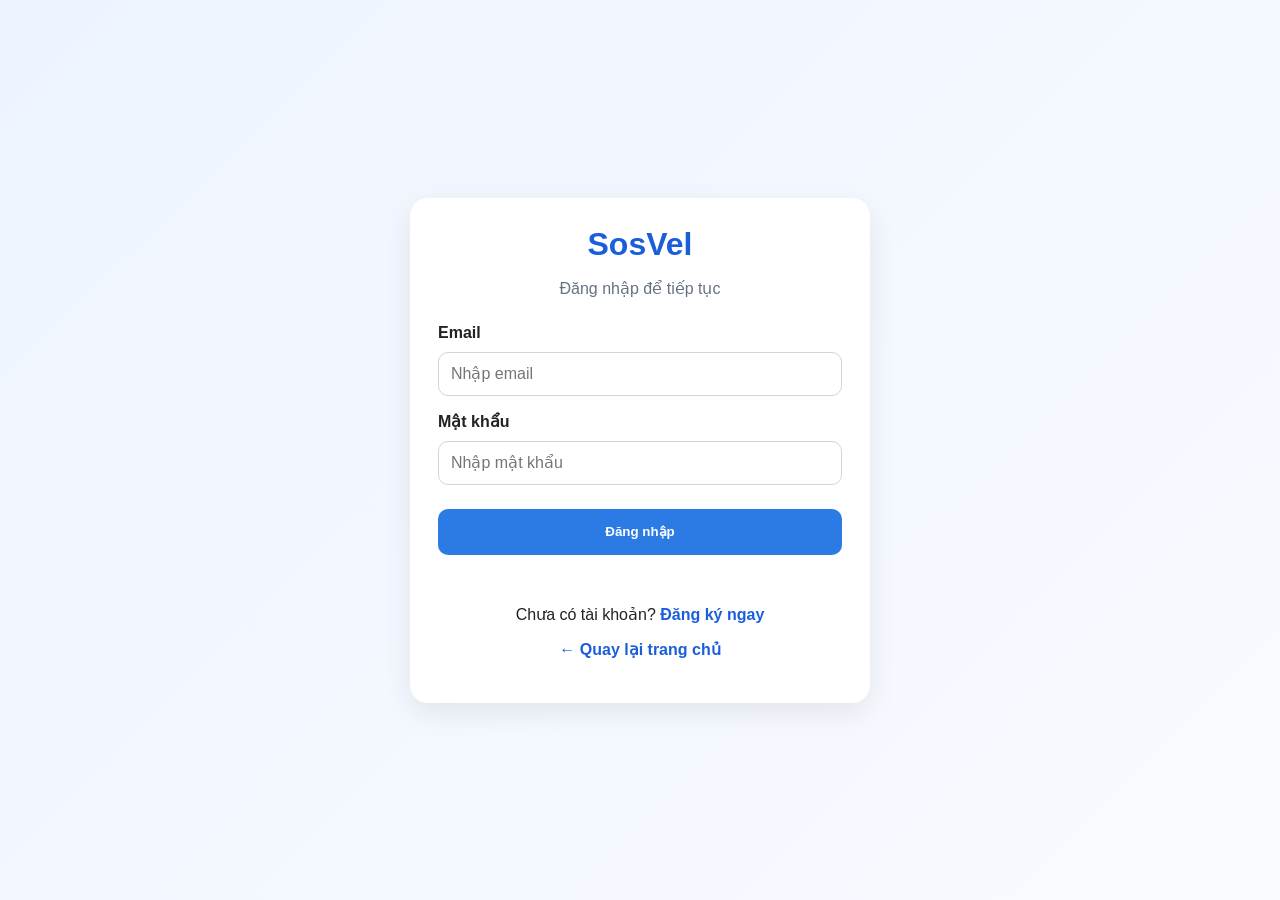
<file: project/main/login.html>
<!DOCTYPE html>
<html lang="vi">
<head>
    <meta charset="UTF-8">
    <meta name="viewport" content="width=device-width, initial-scale=1.0">
    <title>Đăng nhập - SosVel</title>
    <link rel="stylesheet" href="../stylist/style.css">
</head>
<body class="auth-page">

<div class="auth-container">
    <div class="auth-card">
        <h1>SosVel</h1>
        <p class="auth-subtitle">Đăng nhập để tiếp tục</p>

        <form id="loginForm" class="auth-form">
            <label for="loginEmail">Email</label>
            <input type="email" id="loginEmail" placeholder="Nhập email" required>

            <label for="loginPassword">Mật khẩu</label>
            <input type="password" id="loginPassword" placeholder="Nhập mật khẩu" required>

            <button type="submit" class="auth-btn">Đăng nhập</button>
        </form>

        <p id="loginMessage" class="auth-message"></p>

        <p class="auth-switch">
            Chưa có tài khoản?
            <a href="register.html">Đăng ký ngay</a>
        </p>

        <p class="auth-switch">
            <a href="index.html">← Quay lại trang chủ</a>
        </p>
    </div>
</div>

<script src="auth.js"></script>
</body>
</html>
</file>
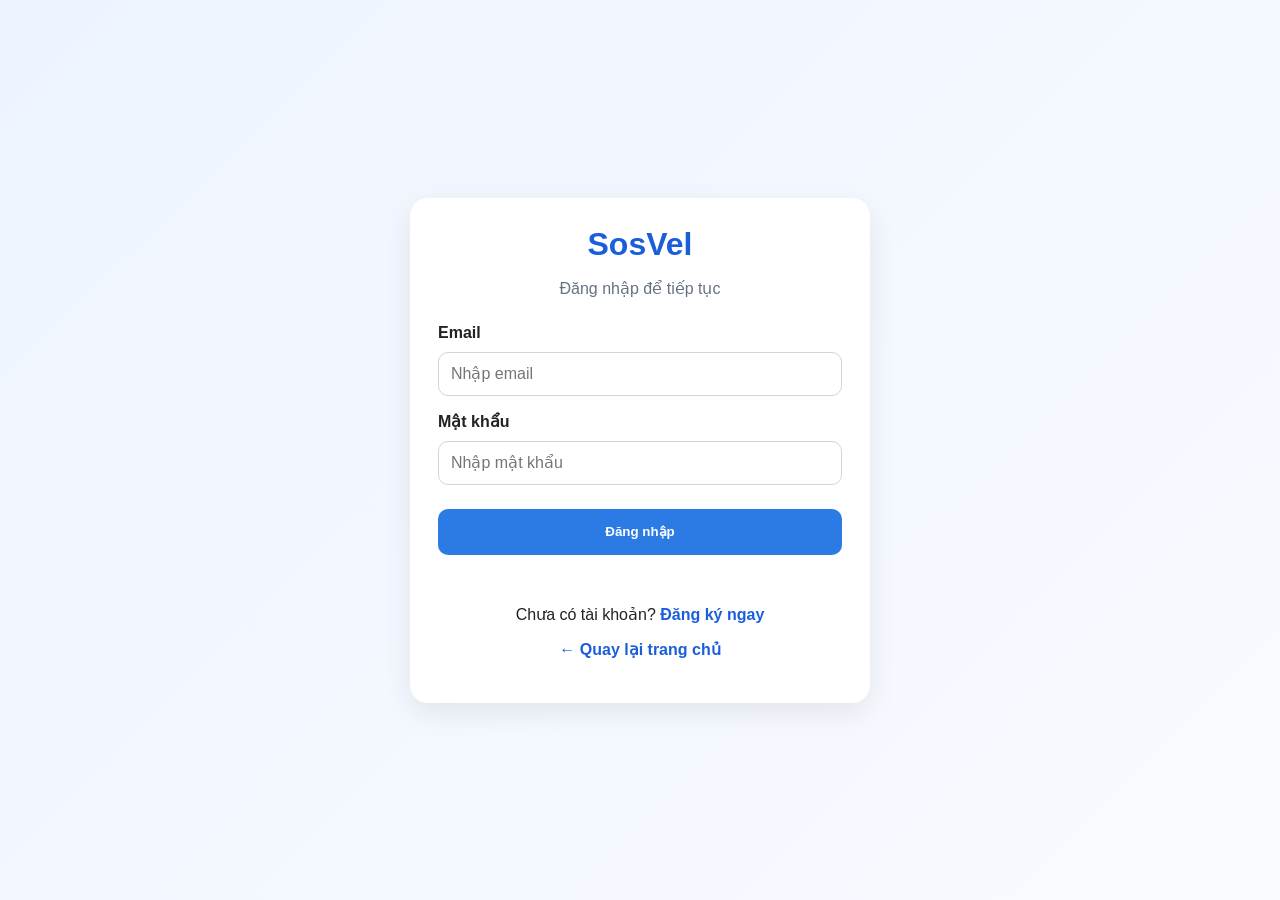
<file: project/main/my-posts.html>
<!DOCTYPE html>
<html lang="vi">
<head>
    <meta charset="UTF-8">
    <meta name="viewport" content="width=device-width, initial-scale=1.0">
    <title>Phòng đã đăng - SosVel</title>
    <link rel="stylesheet" href="../stylist/style.css">
</head>
<body>
<nav class="main-nav brand-nav">
    <div class="nav-brand">
        <span class="brand-dot"></span>
        <div class="brand-text">
            <strong>SosVel</strong>
            <span>Smart Living Platform</span>
        </div>
    </div>

    <div class="nav-left">
        <a href="index.html">Trang chủ</a>
        <a href="post-room.html">Đăng phòng</a>
        <a href="my-posts.html">Phòng đã đăng</a>
    </div>

    <div class="nav-right" id="authNav"></div>
</nav>

<div class="container">
    <div class="search-box brand-search-box">
        <div class="search-heading">
            <span class="section-badge">Quản lý bài đăng</span>
            <h2>Danh sách phòng đã đăng</h2>
            <p>Theo dõi trạng thái gói hiển thị, ngày hết hạn và tình trạng bài đăng.</p>
        </div>

        <div id="myPostsList" class="my-post-list"></div>
    </div>

    <div class="search-box brand-search-box" style="margin-top:20px;">
        <div class="search-heading">
            <span class="section-badge">Nhật ký thay đổi</span>
            <h2>Lịch sử cập nhật bài đăng</h2>
            <p>Theo dõi các thay đổi gần đây trên bài đăng của bạn.</p>
        </div>
        <div id="changeLogList" class="transaction-list"></div>
    </div>
</div>

<script src="auth.js"></script>
<script src="my-posts.js"></script>
</body>
</html>
</file>
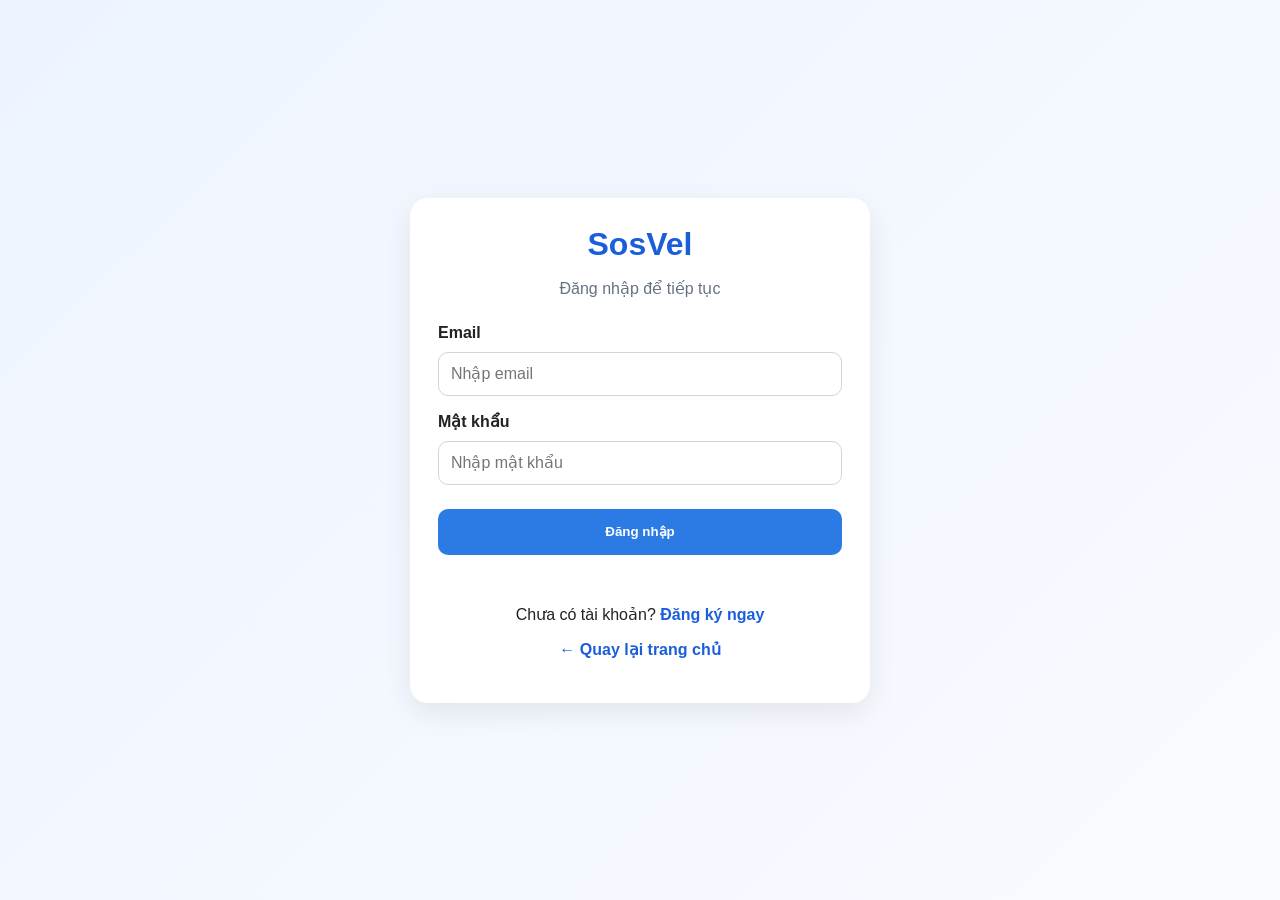
<file: project/main/post-room.html>
<!DOCTYPE html>
<html lang="vi">
<head>
    <meta charset="UTF-8">
    <meta name="viewport" content="width=device-width, initial-scale=1.0">
    <title>Đăng phòng - SosVel</title>
    <link rel="stylesheet" href="../stylist/style.css">
</head>
<body>
<nav class="main-nav brand-nav">
    <div class="nav-brand">
        <span class="brand-dot"></span>
        <div class="brand-text">
            <strong>SosVel</strong>
            <span>Smart Living Platform</span>
        </div>
    </div>

    <div class="nav-left">
        <a href="index.html">Trang chủ</a>
        <a href="index.html#roomContainer">Tìm phòng</a>
        <a href="post-room.html">Đăng phòng</a>
        <a href="my-posts.html">Phòng đã đăng</a>
    </div>

    <div class="nav-right" id="authNav"></div>
</nav>

<div class="container">
    <div class="search-box brand-search-box">
        <div class="search-heading">
            <span class="section-badge">Đăng phòng</span>
            <h2>Đăng thông tin phòng và chọn gói dịch vụ</h2>
            <p>Chủ trọ điền thông tin, tải hình ảnh và chọn gói hiển thị phù hợp để tiếp cận người thuê hiệu quả hơn.</p>
        </div>

        <form id="postRoomForm" class="post-room-form">
            <div class="post-grid">
                <div class="filter-item">
                    <label for="ownerFullName">Tên chủ trọ</label>
                    <input type="text" id="ownerFullName" required>
                </div>

                <div class="filter-item">
                    <label for="ownerPhoneInput">Số điện thoại</label>
                    <input type="text" id="ownerPhoneInput" required>
                </div>

                <div class="filter-item">
                    <label for="roomTitleInput">Tên phòng</label>
                    <input type="text" id="roomTitleInput" required>
                </div>

                <div class="filter-item">
                    <label for="roomAreaInput">Khu vực</label>
                    <select id="roomAreaInput" required>
                        <option value="">Chọn khu vực</option>
                        <option value="Đông Hòa">Đông Hòa</option>
                        <option value="Dĩ An">Dĩ An</option>
                        <option value="Thủ Đức">Thủ Đức</option>
                        <option value="Suối Tiên">Suối Tiên</option>
                        <option value="Linh Trung">Linh Trung</option>
                        <option value="Bình Thọ">Bình Thọ</option>
                    </select>
                </div>

                <div class="filter-item">
                    <label for="roomTypeInput">Loại phòng</label>
                    <select id="roomTypeInput" required>
                        <option value="Phòng trọ">Phòng trọ</option>
                        <option value="Chung cư mini">Chung cư mini</option>
                        <option value="Ở ghép">Ở ghép</option>
                    </select>
                </div>

                <div class="filter-item">
                    <label for="roomPriceInput">Giá phòng</label>
                    <input type="number" id="roomPriceInput" required>
                </div>

                <div class="filter-item">
                    <label for="roomSizeInput">Diện tích</label>
                    <input type="text" id="roomSizeInput" placeholder="Ví dụ: 20m²" required>
                </div>

                <div class="filter-item full-span">
                    <label for="roomAddressInput">Địa chỉ</label>
                    <input type="text" id="roomAddressInput" required>
                </div>

                <div class="filter-item full-span">
                    <label for="roomDescInput">Mô tả</label>
                    <textarea id="roomDescInput" rows="5" required></textarea>
                </div>

                <div class="filter-item full-span">
                    <label for="roomImagesInput">Hình ảnh đăng tải</label>
                    <input type="file" id="roomImagesInput" multiple accept="image/*">
                    <p class="helper-text">Demo sẽ lưu tên ảnh và dùng ảnh mẫu để hiển thị.</p>
                </div>
            </div>

            <div class="package-section">
                <h3>Chọn gói dịch vụ</h3>

                <div class="package-grid">
                    <label class="package-card">
                        <input type="radio" name="servicePackage" value="50000" checked>
                        <h4>Gói Cơ bản</h4>
                        <p>Hiển thị 7 ngày</p>
                        <strong>50.000 VNĐ</strong>
                    </label>

                    <label class="package-card">
                        <input type="radio" name="servicePackage" value="120000">
                        <h4>Gói Nổi bật</h4>
                        <p>Hiển thị 15 ngày + ưu tiên</p>
                        <strong>120.000 VNĐ</strong>
                    </label>

                    <label class="package-card">
                        <input type="radio" name="servicePackage" value="250000">
                        <h4>Gói Premium</h4>
                        <p>Hiển thị 30 ngày + ưu tiên cao</p>
                        <strong>250.000 VNĐ</strong>
                    </label>
                </div>
            </div>

            <div class="wallet-summary">
                <p><strong>Mã khuyến mãi</strong></p>
                <input type="text" id="promoCodeInput" placeholder="Ví dụ: PREMIUM20">
                <p id="promoNote" class="helper-text">Chủ trọ mới được giảm 20% gói Premium với mã PREMIUM20.</p>
            </div>

            <div class="upgrade-suggestion-box">
                <h3>Gợi ý nâng cấp gói</h3>
                <p>Gói Premium giúp bài đăng có ưu tiên hiển thị cao nhất và tiếp cận nhiều người thuê hơn.</p>
            </div>

            <div class="wallet-summary">
                <label class="agreement-box">
                    <input type="checkbox" id="postAgreement" required>
                    Tôi cam kết thông tin đăng phòng là đúng sự thật. Nếu admin kiểm tra có sai sót sẽ cảnh cáo lần 1,
                    đủ 3 lần sẽ khóa tài khoản vĩnh viễn.
                </label>
            </div>

            <div class="wallet-summary">
                <p><strong>Số dư hiện tại:</strong> <span id="postPageBalance">0</span> VNĐ</p>
                <p><strong>Hoa hồng nền tảng:</strong> 5% giá trị giao dịch đặt cọc thành công</p>
            </div>

            <button type="submit" class="auth-btn">Đăng phòng và thanh toán gói</button>
            <p id="postRoomMessage" class="auth-message"></p>
        </form>
    </div>
</div>

<script src="auth.js"></script>
<script src="post-room.js"></script>
</body>
</html>
</file>
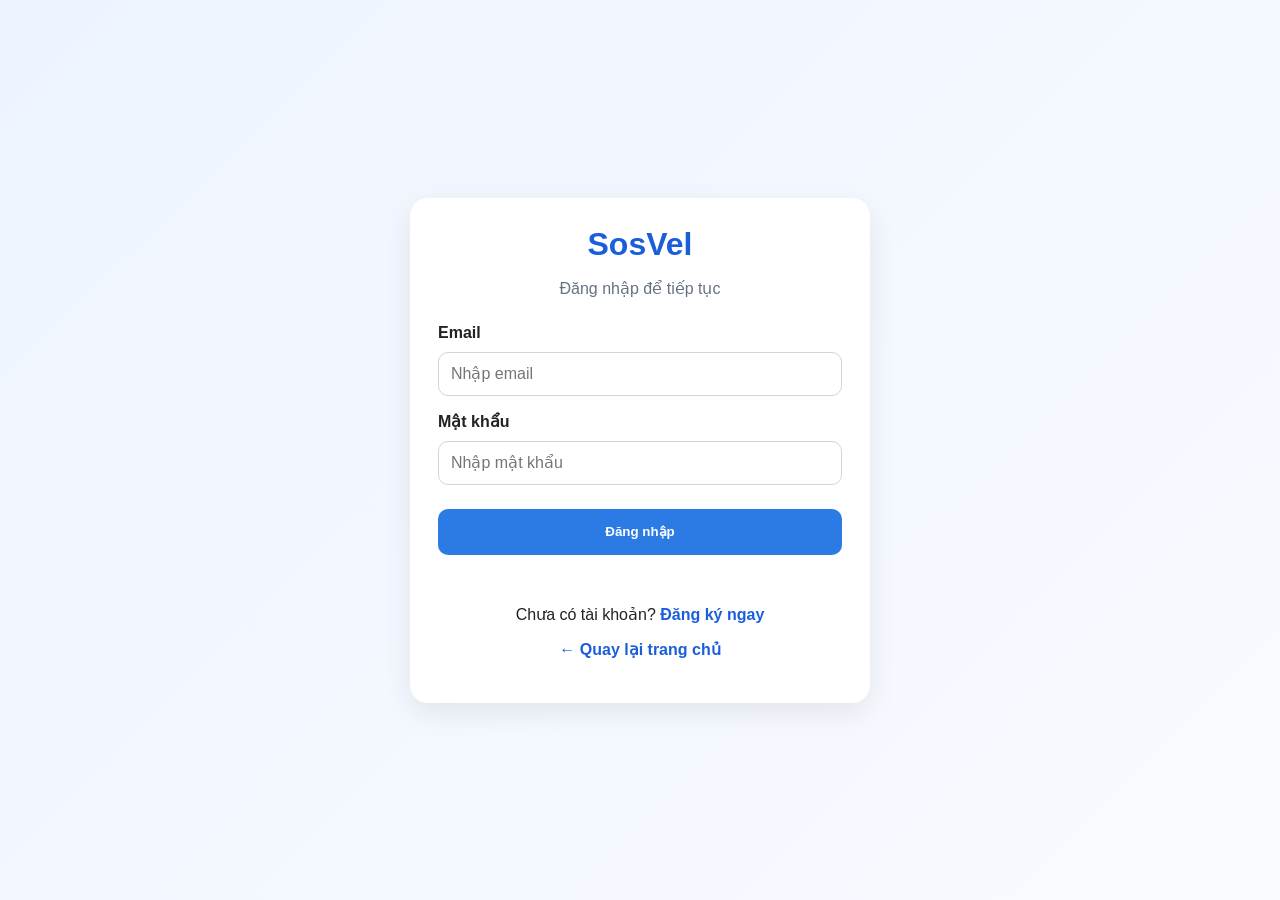
<file: project/main/profile.html>
<!DOCTYPE html>
<html lang="vi">
<head>
    <meta charset="UTF-8">
    <meta name="viewport" content="width=device-width, initial-scale=1.0">
    <title>Hồ sơ cá nhân - SosVel</title>
    <link rel="stylesheet" href="../stylist/style.css">
</head>
<body>
<nav class="main-nav brand-nav">
    <div class="nav-brand">
        <span class="brand-dot"></span>
        <div class="brand-text">
            <strong>SosVel</strong>
            <span>Smart Living Platform</span>
        </div>
    </div>

    <div class="nav-left">
        <a href="index.html">Trang chủ</a>
        <a href="wallet.html">Ví tài khoản</a>
        <a href="transactions.html">Lịch sử</a>
        <a href="profile.html">Hồ sơ cá nhân</a>
    </div>

    <div class="nav-right" id="authNav"></div>
</nav>

<div class="container">
    <div class="search-box brand-search-box">
        <div class="search-heading">
            <span class="section-badge">Hồ sơ</span>
            <h2>Trang hồ sơ cá nhân</h2>
            <p>Cập nhật thông tin, theo dõi cấp bậc tài khoản, điểm thưởng và lịch sử thuê phòng.</p>
        </div>

        <div class="profile-layout">
            <div class="profile-card">
                <div class="avatar-circle" id="profileAvatar">SV</div>
                <h3 id="profileName"></h3>
                <p id="profileRole"></p>

                <div class="profile-summary">
                    <div class="profile-summary-item">
                        <span>Cấp bậc</span>
                        <strong id="profileTier"></strong>
                    </div>

                    <div class="profile-summary-item">
                        <span>Điểm thưởng</span>
                        <strong id="profilePoints"></strong>
                    </div>

                    <div class="profile-summary-item">
                        <span>Số dư</span>
                        <strong id="profileBalance"></strong>
                    </div>

                    <div class="profile-summary-item">
                        <span>Trạng thái</span>
                        <strong id="profileStatus"></strong>
                    </div>
                </div>
            </div>

            <div class="profile-form-card">
                <h3>Chỉnh sửa thông tin cá nhân</h3>

                <form id="profileForm" class="post-room-form">
                    <div class="post-grid">
                        <div class="filter-item">
                            <label for="profileNameInput">Họ tên</label>
                            <input type="text" id="profileNameInput" required>
                        </div>

                        <div class="filter-item">
                            <label for="profilePhoneInput">Số điện thoại</label>
                            <input type="text" id="profilePhoneInput">
                        </div>

                        <div class="filter-item full-span">
                            <label for="profileBioInput">Mô tả ngắn</label>
                            <textarea id="profileBioInput" rows="5" placeholder="Giới thiệu ngắn về bạn..."></textarea>
                        </div>
                    </div>

                    <button type="submit" class="auth-btn">Lưu hồ sơ</button>
                    <p id="profileMessage" class="auth-message"></p>
                </form>
            </div>
        </div>

        <div class="profile-form-card" style="margin-top:24px;">
            <h3>Phòng đang thuê hiện tại</h3>
            <div id="currentRentalBox" class="wallet-summary"></div>
        </div>

        <div class="profile-form-card" style="margin-top:24px;">
            <h3>Lịch sử thuê phòng</h3>
            <div id="rentalHistoryList" class="transaction-list"></div>
        </div>
    </div>
</div>

<script src="auth.js"></script>
<script src="profile.js"></script>
</body>
</html>
</file>
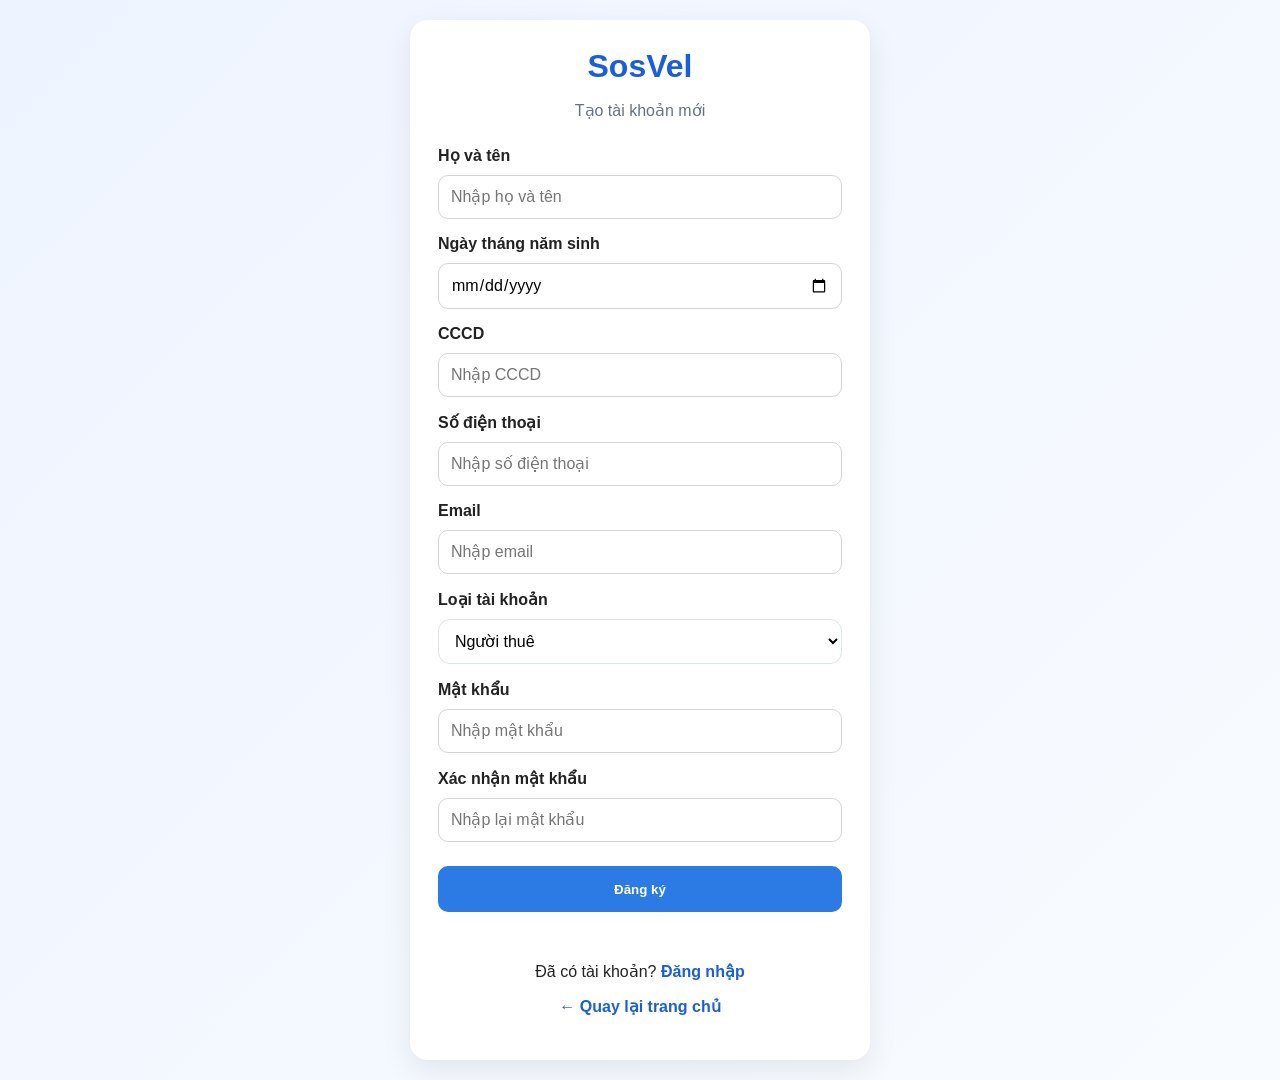
<file: project/main/register.html>
<!DOCTYPE html>
<html lang="vi">
<head>
    <meta charset="UTF-8">
    <meta name="viewport" content="width=device-width, initial-scale=1.0">
    <title>Đăng ký - SosVel</title>
    <link rel="stylesheet" href="../stylist/style.css">
</head>
<body class="auth-page">

<div class="auth-container">
    <div class="auth-card">
        <h1>SosVel</h1>
        <p class="auth-subtitle">Tạo tài khoản mới</p>

        <form id="registerForm" class="auth-form">
            <label for="registerName">Họ và tên</label>
            <input type="text" id="registerName" placeholder="Nhập họ và tên" required>

            <label for="registerDob">Ngày tháng năm sinh</label>
            <input type="date" id="registerDob" required>

            <label for="registerCccd">CCCD</label>
            <input type="text" id="registerCccd" placeholder="Nhập CCCD" required>

            <label for="registerPhone">Số điện thoại</label>
            <input type="text" id="registerPhone" placeholder="Nhập số điện thoại" required>

            <label for="registerEmail">Email</label>
            <input type="email" id="registerEmail" placeholder="Nhập email" required>

            <label for="registerRole">Loại tài khoản</label>
            <select id="registerRole" required>
                <option value="tenant">Người thuê</option>
                <option value="landlord">Chủ trọ</option>
            </select>

            <label for="registerPassword">Mật khẩu</label>
            <input type="password" id="registerPassword" placeholder="Nhập mật khẩu" required>

            <label for="registerConfirmPassword">Xác nhận mật khẩu</label>
            <input type="password" id="registerConfirmPassword" placeholder="Nhập lại mật khẩu" required>

            <button type="submit" class="auth-btn">Đăng ký</button>
        </form>

        <p id="registerMessage" class="auth-message"></p>

        <p class="auth-switch">
            Đã có tài khoản?
            <a href="login.html">Đăng nhập</a>
        </p>

        <p class="auth-switch">
            <a href="index.html">← Quay lại trang chủ</a>
        </p>
    </div>
</div>

<script src="auth.js"></script>
</body>
</html>
</file>
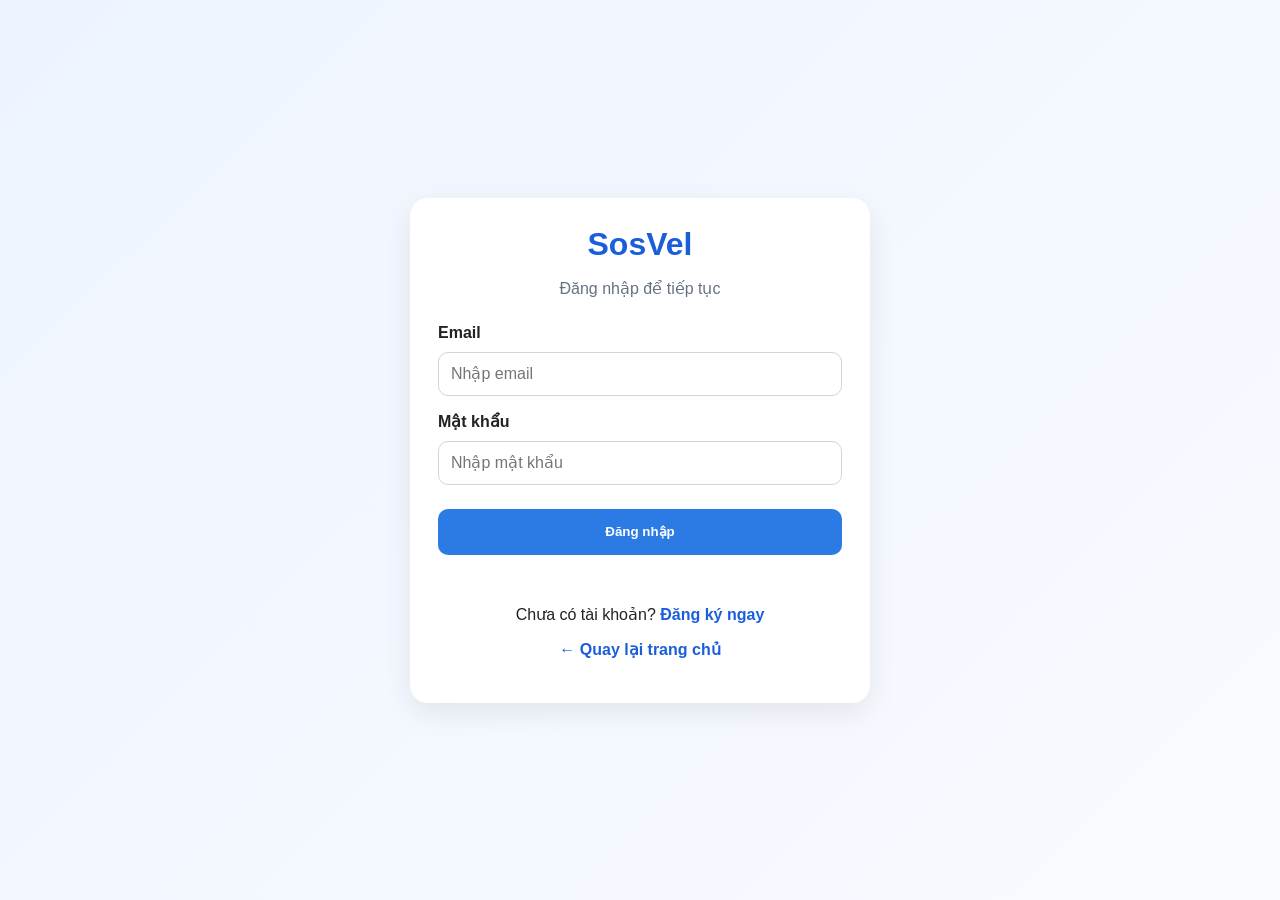
<file: project/main/transactions.html>
<!DOCTYPE html>
<html lang="vi">
<head>
    <meta charset="UTF-8">
    <meta name="viewport" content="width=device-width, initial-scale=1.0">
    <title>Lịch sử giao dịch - SosVel</title>
    <link rel="stylesheet" href="../stylist/style.css">
</head>
<body>
<nav class="main-nav brand-nav">
    <div class="nav-brand">
        <span class="brand-dot"></span>
        <div class="brand-text">
            <strong>SosVel</strong>
            <span>Smart Living Platform</span>
        </div>
    </div>

    <div class="nav-left">
        <a href="index.html">Trang chủ</a>
        <a href="wallet.html">Ví tài khoản</a>
        <a href="transactions.html">Lịch sử giao dịch</a>
    </div>

    <div class="nav-right" id="authNav"></div>
</nav>

<div class="container">
    <div class="search-box brand-search-box">
        <div class="search-heading">
            <span class="section-badge">Lịch sử</span>
            <h2>Lịch sử giao dịch tài khoản</h2>
            <p>Theo dõi các khoản nạp, chi tiêu gói dịch vụ và đặt cọc phòng trong demo.</p>
        </div>

        <div id="transactionList" class="transaction-list"></div>
    </div>
</div>

<script src="auth.js"></script>
<script src="transactions.js"></script>
</body>
</html>
</file>
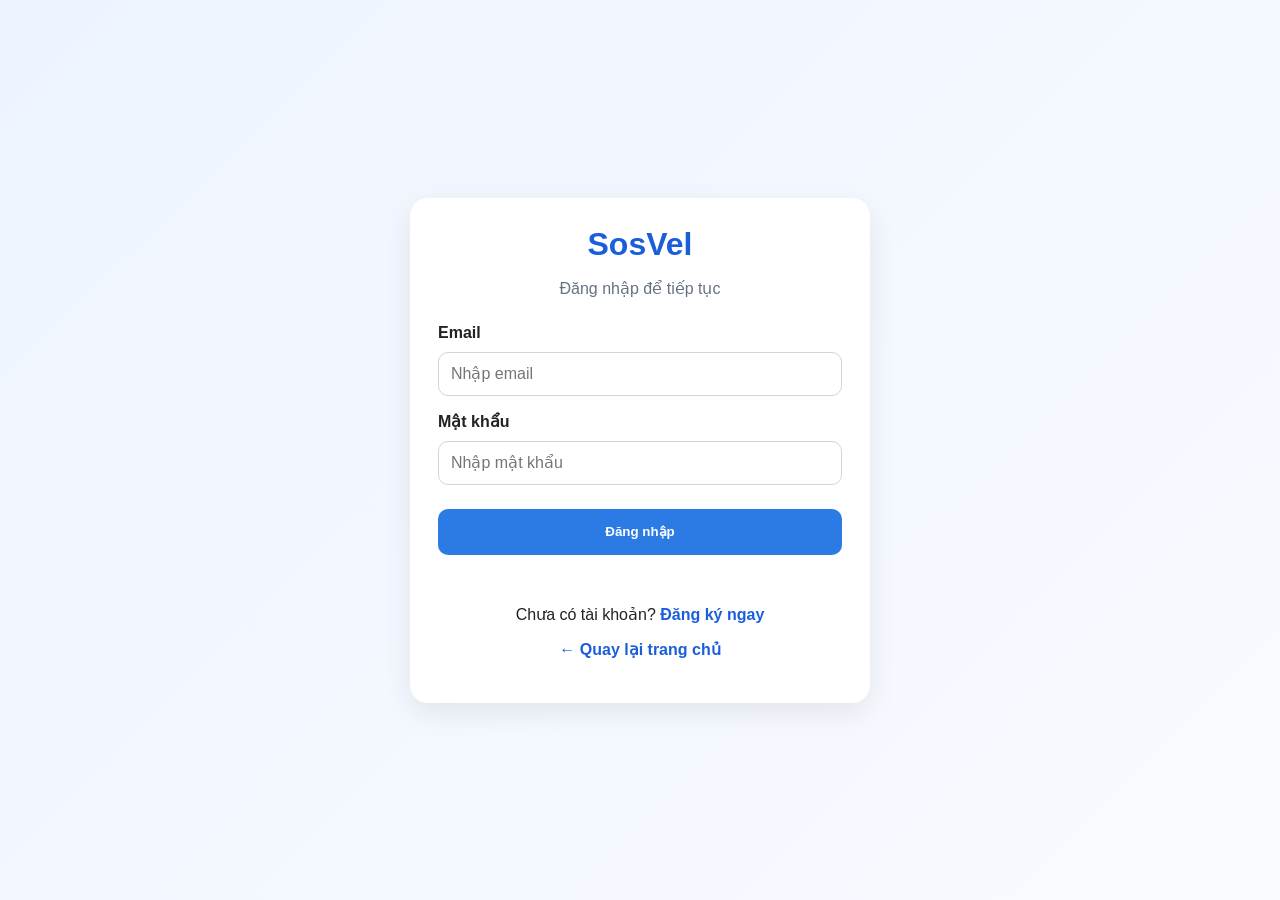
<file: project/main/wallet.html>
<!DOCTYPE html>
<html lang="vi">
<head>
    <meta charset="UTF-8">
    <meta name="viewport" content="width=device-width, initial-scale=1.0">
    <title>Ví tài khoản - SosVel</title>
    <link rel="stylesheet" href="../stylist/style.css">
</head>
<body class="auth-page">
<div class="auth-container wallet-page-wrap">
    <div class="auth-card">
        <h1>Ví SosVel</h1>
        <p class="auth-subtitle">Nạp tiền và theo dõi số dư tài khoản</p>

        <div class="wallet-balance-box">
            <p><strong>Số dư hiện tại:</strong></p>
            <h2 id="walletBalance">0 VNĐ</h2>
        </div>

        <form id="walletForm" class="auth-form">
            <label for="topupAmount">Số tiền nạp</label>
            <input type="number" id="topupAmount" placeholder="Nhập số tiền muốn nạp" required>
            <button type="submit" class="auth-btn">Nạp tiền</button>
        </form>

        <div class="quick-topup-grid">
            <button type="button" class="secondary-btn quick-topup" data-amount="50000">+50.000</button>
            <button type="button" class="secondary-btn quick-topup" data-amount="100000">+100.000</button>
            <button type="button" class="secondary-btn quick-topup" data-amount="200000">+200.000</button>
            <button type="button" class="secondary-btn quick-topup" data-amount="500000">+500.000</button>
        </div>

        <p id="walletMessage" class="auth-message"></p>

        <p class="auth-switch"><a href="transactions.html">Xem lịch sử giao dịch</a></p>
        <p class="auth-switch"><a href="index.html">← Quay lại trang chủ</a></p>
    </div>
</div>

<script src="auth.js"></script>
<script src="wallet.js"></script>
</body>
</html>
</file>
<file: project/stylist/style.css>
body{
    font-family: Arial, sans-serif;
    margin: 0;
    background: #f4f6f9;
    color: #222;
}

/* HERO HEADER */

.hero-header{
    background:
        radial-gradient(circle at top left, rgba(255,255,255,0.18), transparent 28%),
        radial-gradient(circle at top right, rgba(255,255,255,0.12), transparent 22%),
        linear-gradient(135deg, #1d4ed8 0%, #2563eb 50%, #06b6d4 100%);
    color: white;
    text-align: center;
    padding:45px 20px 38px;
}

.hero-badge{
    display: inline-block;
    padding: 8px 14px;
    border-radius: 999px;
    background: rgba(255,255,255,0.16);
    border: 1px solid rgba(255,255,255,0.22);
    font-size: 14px;
    font-weight: 700;
    margin-bottom: 18px;
    backdrop-filter: blur(6px);
}

.hero-header h1{
    margin: 0;
    font-size:46px;
    font-weight: 800;
    letter-spacing: -1px;
}

.hero-subtitle{
    margin:12px auto 8px;
    max-width: 900px;
    font-size:22px;
    font-weight: 700;
    line-height: 1.35;
}

.hero-desc{
    margin: 0 auto;
    max-width: 760px;
    font-size:16px;
    line-height:1.6;
    color: rgba(255,255,255,0.92);
}

.hero-actions{
    margin-top:22px;
    display: flex;
    justify-content: center;
    gap: 14px;
    flex-wrap: wrap;
}

.hero-btn{
    display: inline-flex;
    align-items: center;
    justify-content: center;
    min-width: 160px;
    height: 46px;
    padding: 0 18px;
    border-radius: 12px;
    text-decoration: none;
    font-weight: 700;
    transition: all 0.2s ease;
}

.hero-btn-primary{
    background: white;
    color: #1d4ed8;
    box-shadow: 0 10px 24px rgba(0,0,0,0.12);
}

.hero-btn-primary:hover{
    transform: translateY(-2px);
    background: #f8fbff;
}

.hero-btn-secondary{
    background: rgba(255,255,255,0.12);
    color: white;
    border: 1px solid rgba(255,255,255,0.24);
}

.hero-btn-secondary:hover{
    transform: translateY(-2px);
    background: rgba(255,255,255,0.18);
}

.promo-banner{
    margin:18px auto 0;
    max-width:760px;
    padding:12px 16px;
    border-radius:14px;
    background:rgba(255,255,255,0.14);
    border:1px solid rgba(255,255,255,0.24);
    color:#fff;
    font-weight:700;
}

/* NAVBAR */

.main-nav{
    background:white;
    padding:14px 24px;
    box-shadow:0 2px 10px rgba(0,0,0,0.06);
    display:flex;
    justify-content:space-between;
    align-items:center;
    gap:20px;
    flex-wrap:wrap;
}

.brand-nav{
    position: sticky;
    top: 0;
    z-index: 50;
    background: rgba(255,255,255,0.92);
    backdrop-filter: blur(10px);
    border-bottom: 1px solid rgba(226,232,240,0.9);
}

.nav-brand{
    display: flex;
    align-items: center;
    gap: 10px;
}

.brand-dot{
    width: 12px;
    height: 12px;
    border-radius: 50%;
    background: linear-gradient(135deg, #2563eb, #06b6d4);
    box-shadow: 0 0 0 6px rgba(37,99,235,0.10);
}

.brand-text{
    display: flex;
    flex-direction: column;
    line-height: 1.15;
}

.brand-text strong{
    font-size: 18px;
    color: #0f172a;
}

.brand-text span{
    font-size: 12px;
    color: #64748b;
}

.nav-left,
.nav-right{
    display:flex;
    gap:10px;
    align-items:center;
    flex-wrap:wrap;
}

.nav-left a,
.nav-right a{
    display:inline-flex;
    align-items:center;
    justify-content:center;
    min-height:40px;
    padding:0 14px;
    border-radius:12px;
    background:#f8fbff;
    border:1px solid #dbeafe;
    text-decoration:none;
    font-weight:700;
    color:#1d4ed8;
    transition:all 0.2s ease;
}

.nav-left a:hover,
.nav-right a:hover{
    background:#eaf2ff;
    transform:translateY(-1px);
}

.user-greeting{
    font-weight:800;
    color:#111827;
    margin-right:4px;
}

.user-balance{
    font-weight:700;
    color:#1d4ed8;
}

.user-role-badge{
    display:inline-block;
    padding:6px 10px;
    border-radius:999px;
    background:#eff6ff;
    color:#1d4ed8;
    font-size:12px;
    font-weight:700;
}

.user-tier-badge,
.user-points{
    display:inline-block;
    padding:6px 10px;
    border-radius:999px;
    background:#fef3c7;
    color:#92400e;
    font-size:12px;
    font-weight:700;
}

/* CONTAINER */

.container{
    width:88%;
    max-width:1200px;
    margin:30px auto;
}

/* SEARCH */

.search-box{
    background:white;
    padding:20px;
    border-radius:16px;
    box-shadow:0 8px 24px rgba(0,0,0,0.08);
}

.brand-search-box{
    background: linear-gradient(180deg, #ffffff 0%, #f8fbff 100%);
    border: 1px solid #e2e8f0;
    box-shadow: 0 16px 40px rgba(15,23,42,0.08);
    padding: 28px;
}

.search-heading{
    margin-bottom: 22px;
}

.section-badge{
    display: inline-block;
    padding: 7px 12px;
    border-radius: 999px;
    background: #e0f2fe;
    color: #0369a1;
    font-size: 13px;
    font-weight: 700;
    margin-bottom: 12px;
}

.search-heading h2{
    margin: 0 0 8px;
    font-size: 30px;
    color: #0f172a;
}

.search-heading p{
    margin: 0;
    max-width: 760px;
    color: #64748b;
    line-height: 1.7;
}

.filter-bar{
    display:grid;
    grid-template-columns:220px 1fr 140px;
    gap:20px;
    align-items:end;
}

.filter-bar-advanced{
    grid-template-columns:repeat(3, 1fr);
}

.full-width-filter{
    grid-column:1 / span 2;
}

.filter-item label{
    display:block;
    margin-bottom:8px;
    font-weight:bold;
}

.filter-item select,
.post-room-form input,
.post-room-form select,
.post-room-form textarea,
.auth-form select{
    width:100%;
    border:1px solid #dbe3f0;
    border-radius:12px;
    padding:12px;
    box-sizing:border-box;
    font:inherit;
    background:#fff;
}

.price-filter input[type="range"]{
    width:100%;
}

.price-note{
    display: flex;
    justify-content: space-between;
    font-size: 13px;
    color: #64748b;
    margin-top: 6px;
}

.search-btn{
    height:48px;
    width:100%;
    border:none;
    border-radius:12px;
    background: linear-gradient(135deg, #2563eb, #1d4ed8);
    color:white;
    font-weight:700;
    cursor:pointer;
    box-shadow: 0 10px 24px rgba(37,99,235,0.22);
}

.search-btn:hover{
    transform: translateY(-1px);
}

/* DASHBOARD */

.dashboard-strip{
    display:grid;
    grid-template-columns:repeat(auto-fit, minmax(200px, 1fr));
    gap:16px;
    margin-bottom:18px;
}

.stat-card{
    background:#fff;
    border:1px solid #e2e8f0;
    border-radius:16px;
    padding:18px;
    box-shadow:0 8px 22px rgba(15,23,42,0.05);
}

.stat-card span{
    display:block;
    color:#64748b;
    margin-bottom:8px;
}

.stat-card strong{
    font-size:22px;
    color:#0f172a;
}

/* ROOMS */

.favorite-bar{
    margin-top:16px;
}

.rooms{
    display:grid;
    grid-template-columns:repeat(auto-fit,minmax(280px,1fr));
    gap:20px;
    margin-top:20px;
}

.room-card{
    background:white;
    border-radius:20px;
    overflow:hidden;
    box-shadow:0 12px 28px rgba(15,23,42,0.08);
    transition:.25s ease;
    cursor:pointer;
    border:1px solid #eef2f7;
}

.room-card:hover{
    transform:translateY(-6px);
    box-shadow:0 18px 36px rgba(15,23,42,0.12);
}

.room-card img{
    width:100%;
    height:190px;
    object-fit:cover;
}

.room-info{
    padding:16px;
}

.room-topline{
    display:flex;
    justify-content:space-between;
    align-items:center;
    gap:10px;
    margin-bottom:10px;
}

.room-meta-row,
.room-card-actions,
.modal-actions-wrap,
.quick-topup-grid{
    display:flex;
    gap:10px;
    flex-wrap:wrap;
}

.room-meta-row{
    margin-bottom:10px;
}

.room-area-badge{
    display:inline-block;
    padding:6px 10px;
    border-radius:999px;
    background:#eff6ff;
    color:#1d4ed8;
    font-size:12px;
    font-weight:700;
}

.room-card h3{
    margin:0 0 10px;
    font-size:22px;
    color:#0f172a;
}

.room-price-main{
    margin:0 0 10px !important;
    font-size:20px;
    font-weight:800;
    color:#1d4ed8;
}

.room-card p{
    margin:6px 0;
    color:#475569;
}

.price-badge,
.package-badge,
.type-badge,
.status-pill{
    display:inline-block;
    padding:6px 10px;
    border-radius:999px;
    font-size:12px;
    font-weight:700;
}

.price-badge{
    background:#ecfeff;
    color:#0891b2;
}

.package-badge{
    background:#ecfeff;
    color:#0891b2;
}

.type-badge{
    background:#f1f5f9;
    color:#334155;
}

.status-pill.active{
    background:#dcfce7;
    color:#15803d;
}

.status-pill.expired{
    background:#fee2e2;
    color:#b91c1c;
}

.detail-btn{
    margin-top:14px;
    width:100%;
    height:44px;
    border:none;
    border-radius:12px;
    background: linear-gradient(135deg, #2563eb, #1d4ed8);
    color:white;
    font-weight:700;
    cursor:pointer;
    box-shadow: 0 8px 18px rgba(37,99,235,0.18);
}

.favorite-toggle{
    width:44px;
    height:44px;
    border:none;
    border-radius:12px;
    background:#fff1f2;
    color:#e11d48;
    font-size:18px;
    cursor:pointer;
}

.favorite-toggle.active{
    background:#e11d48;
    color:#fff;
}

/* PAGINATION */

.pagination{
    margin-top:30px;
    text-align:center;
}

.page-btn{
    margin:5px;
    min-width:40px;
    height:40px;
    border:none;
    background:#eef2f7;
    color:#334155;
    padding:0 12px;
    cursor:pointer;
    border-radius:10px;
    font-weight:700;
}

.page-btn.active{
    background:#2c7be5;
    color:white;
}

.page-dots{
    margin:0 6px;
    color:#666;
}

/* MODAL */

.hidden{
    display:none !important;
}

.modal{
    position:fixed;
    inset:0;
    z-index:1000;
}

.modal-overlay{
    position:absolute;
    inset:0;
    background:rgba(0,0,0,.6);
}

.modal-content,
.contract-content{
    position:relative;
    width:90%;
    max-width:1100px;
    margin:40px auto;
    background:white;
    border-radius:16px;
    padding:20px;
    z-index:2;
    max-height:calc(100vh - 80px);
    overflow-y:auto;
}

.contract-content{
    max-width:900px;
}

.modal-close{
    position:absolute;
    right:12px;
    top:12px;
    border:none;
    font-size:24px;
    background:none;
    cursor:pointer;
}

.modal-grid{
    display:grid;
    grid-template-columns:1fr 1fr;
    gap:20px;
}

.main-preview{
    width:100%;
    height:350px;
    object-fit:cover;
    border-radius:10px;
}

.thumb-grid{
    display:grid;
    grid-template-columns:repeat(3,1fr);
    gap:8px;
    margin-top:10px;
}

.thumb-item{
    width:100%;
    height:90px;
    object-fit:cover;
    cursor:pointer;
    border-radius:8px;
    transition:transform 0.2s ease, opacity 0.2s ease;
}

.thumb-item:hover{
    transform:translateY(-2px);
    opacity:0.9;
}

.feature-list{
    display:flex;
    flex-direction:column;
    gap:8px;
    margin-top:16px;
}

.modal-actions{
    margin-top:20px;
    display:flex;
    gap:12px;
}

.contact-btn,
.contract-btn{
    flex:1;
    height:46px;
    border:none;
    border-radius:10px;
    color:white;
    font-weight:bold;
    cursor:pointer;
}

.contact-btn{
    background:#2c7be5;
}

.contract-btn{
    background:#111827;
}

.listing-profile{
    margin-top:16px;
    padding:14px;
    border:1px solid #e2e8f0;
    border-radius:14px;
    background:#f8fbff;
}

.listing-card-grid{
    display:grid;
    grid-template-columns:repeat(2,1fr);
    gap:10px 16px;
}

.contact-box,
.notice-box{
    max-width:480px;
    text-align:left;
}

.contact-box h2,
.notice-box h2{
    margin-top:8px;
    margin-bottom:16px;
    color:#0f172a;
}

.contact-box p,
.notice-box p{
    margin:10px 0;
    color:#475569;
}

/* CONTRACT */

.contract-document{
    background:#fff;
    border:1px solid #d9d9d9;
    border-radius:12px;
    padding:24px;
    max-height:70vh;
    overflow-y:auto;
    line-height:1.65;
}

.contract-header{
    text-align:center;
    margin-bottom:20px;
}

.contract-header h2{
    margin:10px 0 6px;
    font-size:24px;
}

.contract-document h3{
    margin-top:18px;
    margin-bottom:8px;
    font-size:18px;
}

.contract-document p{
    margin:6px 0;
}

.contract-type-box,
.pre-deposit-checklist,
.payment-schedule-box,
.upgrade-suggestion-box{
    margin-top:18px;
    padding:16px;
    border:1px solid #e2e8f0;
    border-radius:14px;
    background:#f8fbff;
}

.pre-deposit-checklist label{
    display:block;
    margin:8px 0;
}

.payment-schedule-grid{
    display:grid;
    gap:8px;
}

.signature-section{
    display:grid;
    grid-template-columns:1fr 1fr;
    gap:24px;
    margin-top:28px;
}

.signature-box{
    text-align:center;
}

#signaturePad{
    width:100%;
    max-width:320px;
    height:160px;
    border:1px dashed #9aa4b2;
    border-radius:10px;
    background:#fff;
    touch-action:none;
}

.owner-sign-placeholder{
    height:160px;
    border:1px dashed #c7cdd6;
    border-radius:10px;
    display:flex;
    align-items:center;
    justify-content:center;
    color:#667085;
    background:#fafafa;
}

.signature-actions{
    margin-top:10px;
}

.contract-toolbar{
    display:flex;
    gap:12px;
    justify-content:flex-end;
    margin-top:18px;
    flex-wrap:wrap;
}

.secondary-btn{
    height:44px;
    border:1px solid #cfd7e3;
    background:white;
    color:#1b5edb;
    border-radius:10px;
    padding:0 16px;
    font-weight:bold;
    cursor:pointer;
}

.secondary-btn:hover{
    background:#f5f9ff;
}

.contract-submit-btn{
    margin-top:8px;
    height:46px;
    border:none;
    border-radius:10px;
    background:#2c7be5;
    color:white;
    font-weight:bold;
    cursor:pointer;
}

.contract-message{
    margin-top:14px;
    color:#1b5edb;
    font-weight:bold;
}

/* CHAT */

.chat-box{
    position:fixed;
    bottom:20px;
    right:20px;
    width:340px;
    background:white;
    border-radius:14px;
    box-shadow:0 5px 20px rgba(0,0,0,.2);
    overflow:hidden;
    z-index:2000;
}

.chat-header{
    background:#2c7be5;
    color:white;
    padding:12px;
    font-weight:bold;
    display:flex;
    justify-content:space-between;
    align-items:flex-start;
}

.chat-subtitle{
    font-size:12px;
    font-weight:normal;
    margin-top:4px;
    opacity:0.9;
}

.chat-messages{
    max-height:260px;
    min-height:160px;
    overflow-y:auto;
    padding:12px;
    background:#f8fafc;
    display:flex;
    flex-direction:column;
    gap:10px;
}

.message{
    max-width:80%;
    padding:10px 12px;
    border-radius:14px;
    line-height:1.4;
    font-size:14px;
}

.message.owner{
    background:white;
    align-self:flex-start;
    border:1px solid #dbe3f0;
}

.message.user{
    background:#2c7be5;
    color:white;
    align-self:flex-end;
}

.quick-questions{
    display:flex;
    flex-direction:column;
    gap:10px;
    padding:12px;
    border-top:1px solid #eee;
    background:#fff;
}

.quick-btn{
    border:none;
    border-radius:10px;
    padding:10px 12px;
    background:#eef4ff;
    color:#1b5edb;
    font-weight:bold;
    cursor:pointer;
    text-align:left;
}

.quick-btn:hover{
    background:#dfeaff;
}

.quick-btn:disabled{
    background:#f2f4f7;
    color:#98a2b3;
    cursor:not-allowed;
}

.more-question-wrap{
    padding:12px;
    border-top:1px solid #eee;
    background:#fff;
}

.more-question-btn{
    width:100%;
    height:42px;
    border:none;
    border-radius:10px;
    background:#2c7be5;
    color:white;
    font-weight:bold;
    cursor:pointer;
}

#chatClose{
    cursor:pointer;
    font-size:16px;
    line-height:1;
    opacity:0.9;
}

#chatClose:hover{
    opacity:1;
}

/* ENGAGEMENT */

.roommate-box,
.engagement-box{
    max-width:760px;
}

.engagement-actions{
    display:flex;
    gap:12px;
    flex-wrap:wrap;
    margin-bottom:16px;
}

.react-btn{
    border:none;
    border-radius:12px;
    padding:10px 14px;
    background:#eef4ff;
    color:#1b5edb;
    font-weight:700;
    cursor:pointer;
}

.comment-list{
    margin-top:18px;
    display:flex;
    flex-direction:column;
    gap:10px;
}

.comment-item{
    border:1px solid #e2e8f0;
    border-radius:12px;
    padding:12px;
    background:#fff;
}

/* FORMS */

.post-grid{
    display:grid;
    grid-template-columns:repeat(2, 1fr);
    gap:18px;
}

.full-span{
    grid-column:1 / -1;
}

.package-section{
    margin-top:28px;
}

.package-grid{
    display:grid;
    grid-template-columns:repeat(auto-fit, minmax(220px, 1fr));
    gap:16px;
    margin-top:12px;
}

.package-card{
    display:block;
    border:1px solid #dbe3f0;
    border-radius:14px;
    padding:16px;
    background:#fff;
    cursor:pointer;
}

.package-card input{
    margin-bottom:10px;
}

.package-card h4{
    margin:6px 0;
}

.wallet-summary,
.wallet-balance-box,
.info-strip{
    margin-top:24px;
    padding:16px;
    border-radius:12px;
    background:#f8fbff;
    border:1px solid #dbe3f0;
}

.helper-text{
    font-size:13px;
    color:#64748b;
    margin-top:8px;
}

.payment-schedule-box{
    margin-top:18px;
}

.agreement-box{
    display:flex;
    align-items:flex-start;
    gap:10px;
    line-height:1.6;
    color:#334155;
    font-weight:500;
}

/* TRANSACTIONS / POSTS */

.transaction-list,
.my-post-list{
    display:flex;
    flex-direction:column;
    gap:14px;
}

.transaction-item,
.my-post-card{
    display:flex;
    justify-content:space-between;
    align-items:center;
    gap:16px;
    padding:18px;
    border:1px solid #e2e8f0;
    border-radius:14px;
    background:#fff;
}

.transaction-amount.in{
    color:#16a34a;
    font-weight:800;
}

.transaction-amount.out{
    color:#dc2626;
    font-weight:800;
}

.post-status-box{
    text-align:right;
}

.empty-state{
    grid-column:1 / -1;
    background:#fff;
    border:1px dashed #cbd5e1;
    border-radius:16px;
    padding:28px;
    text-align:center;
    color:#64748b;
}

/* AUTH */

.auth-page{
    min-height:100vh;
    display:flex;
    align-items:center;
    justify-content:center;
    background:linear-gradient(135deg,#eef4ff,#f8fbff);
}

.auth-container{
    width:100%;
    max-width:460px;
    padding:20px;
}

.wallet-page-wrap{
    max-width:520px;
}

.auth-card{
    background:white;
    border-radius:18px;
    padding:28px;
    box-shadow:0 10px 30px rgba(0,0,0,0.08);
}

.auth-card h1{
    margin:0 0 10px;
    text-align:center;
    color:#1b5edb;
}

.auth-subtitle{
    text-align:center;
    color:#667085;
    margin-bottom:20px;
}

.auth-form{
    display:flex;
    flex-direction:column;
    gap:10px;
}

.auth-form label{
    font-weight:bold;
    margin-top:6px;
}

.auth-form input,
.auth-form textarea{
    border:1px solid #d0d5dd;
    border-radius:10px;
    padding:12px;
    font:inherit;
}

.auth-btn{
    margin-top:14px;
    height:46px;
    border:none;
    border-radius:10px;
    background:#2c7be5;
    color:white;
    font-weight:bold;
    cursor:pointer;
}

.auth-message{
    margin-top:14px;
    color:#d92d20;
    font-weight:bold;
    min-height:20px;
}

.auth-switch{
    text-align:center;
    margin-top:12px;
}

.auth-switch a{
    color:#1b5edb;
    text-decoration:none;
    font-weight:bold;
}

/* PROFILE */

.profile-layout{
    display:grid;
    grid-template-columns:320px 1fr;
    gap:24px;
    align-items:start;
}

.profile-card{
    background:#ffffff;
    border:1px solid #e2e8f0;
    border-radius:20px;
    padding:28px 24px;
    text-align:center;
    box-shadow:0 12px 28px rgba(15,23,42,0.06);
}

.avatar-circle{
    width:96px;
    height:96px;
    margin:0 auto 16px;
    border-radius:50%;
    display:flex;
    align-items:center;
    justify-content:center;
    background:linear-gradient(135deg,#2563eb,#06b6d4);
    color:#fff;
    font-size:30px;
    font-weight:800;
    box-shadow:0 10px 24px rgba(37,99,235,0.22);
}

.profile-card h3{
    margin:0 0 12px;
    font-size:28px;
    color:#0f172a;
}

.profile-card p{
    margin:10px 0;
    color:#475569;
    font-size:17px;
}

.profile-summary{
    display:grid;
    grid-template-columns:1fr 1fr;
    gap:12px;
    margin-top:18px;
}

.profile-summary-item{
    background:#f8fbff;
    border:1px solid #dbe3f0;
    border-radius:14px;
    padding:14px;
}

.profile-summary-item span{
    display:block;
    font-size:13px;
    color:#64748b;
    margin-bottom:6px;
}

.profile-summary-item strong{
    font-size:18px;
    color:#0f172a;
}

.profile-form-card{
    background:#ffffff;
    border:1px solid #e2e8f0;
    border-radius:20px;
    padding:26px;
    box-shadow:0 12px 28px rgba(15,23,42,0.06);
}

.profile-form-card h3{
    margin:0 0 18px;
    font-size:24px;
    color:#0f172a;
}

.profile-form-card .post-grid{
    gap:20px;
}

.profile-form-card input,
.profile-form-card textarea{
    width:100%;
    border:1px solid #cfd8e3;
    border-radius:12px;
    padding:12px 14px;
    box-sizing:border-box;
    font:inherit;
    background:#fff;
}

.profile-form-card input:focus,
.profile-form-card textarea:focus{
    outline:none;
    border-color:#2563eb;
    box-shadow:0 0 0 4px rgba(37,99,235,0.10);
}

.profile-form-card .auth-btn{
    min-width:170px;
}

/* REWARD */

.reward-widget{
    position:fixed;
    right:20px;
    bottom:20px;
    z-index:2500;
}

.reward-fab{
    width:58px;
    height:58px;
    border:none;
    border-radius:50%;
    background:linear-gradient(135deg,#f59e0b,#f97316);
    color:#fff;
    font-size:24px;
    cursor:pointer;
    box-shadow:0 12px 24px rgba(0,0,0,0.18);
}

.reward-panel{
    width:300px;
    background:#fff;
    border:1px solid #e2e8f0;
    border-radius:18px;
    padding:18px;
    box-shadow:0 18px 36px rgba(15,23,42,0.18);
    margin-bottom:12px;
}

.reward-panel h3{
    margin:0 0 10px;
    color:#0f172a;
}

.reward-panel p{
    margin:8px 0;
    color:#475569;
}

/* TRANSITIONS */

.search-btn,
.detail-btn,
.contact-btn,
.contract-btn,
.auth-btn,
.page-btn,
.quick-btn,
.more-question-btn,
.secondary-btn,
.favorite-toggle,
.reward-fab,
.nav-left a,
.nav-right a{
    transition:all 0.2s ease;
}

/* FOOTER */

footer{
    margin-top:60px;
    background:white;
    text-align:center;
    padding:20px;
    color:#64748b;
}

/* MOBILE */

@media(max-width:900px){
    .hero-header{
        padding: 52px 16px 44px;
    }

    .hero-header h1{
        font-size: 40px;
    }

    .hero-subtitle{
        font-size: 20px;
    }

    .hero-desc{
        font-size: 15px;
    }

    .filter-bar,
    .filter-bar-advanced,
    .post-grid,
    .listing-card-grid,
    .profile-layout{
        grid-template-columns:1fr;
    }

    .profile-summary{
        grid-template-columns:1fr 1fr;
    }

    .full-width-filter{
        grid-column:auto;
    }

    .modal-grid{
        grid-template-columns:1fr;
    }

    .main-preview{
        height:220px;
    }

    .modal-actions{
        flex-direction:column;
    }

    .chat-box{
        width:92%;
        right:4%;
        bottom:12px;
    }

    .main-nav{
        flex-direction:column;
        align-items:flex-start;
    }

    .nav-left,
    .nav-right{
        width:100%;
    }

    .nav-left a,
    .nav-right a,
    .user-greeting{
        font-size:14px;
    }

    .signature-section{
        grid-template-columns:1fr;
    }

    .search-heading h2{
        font-size:24px;
    }

    .brand-text span{
        display:none;
    }

    .room-card h3{
        font-size:20px;
    }

    .room-price-main{
        font-size:18px;
    }

    .transaction-item,
    .my-post-card{
        flex-direction:column;
        align-items:flex-start;
    }

    .post-status-box{
        text-align:left;
    }

    .reward-panel{
        width:260px;
    }
}
</file>
